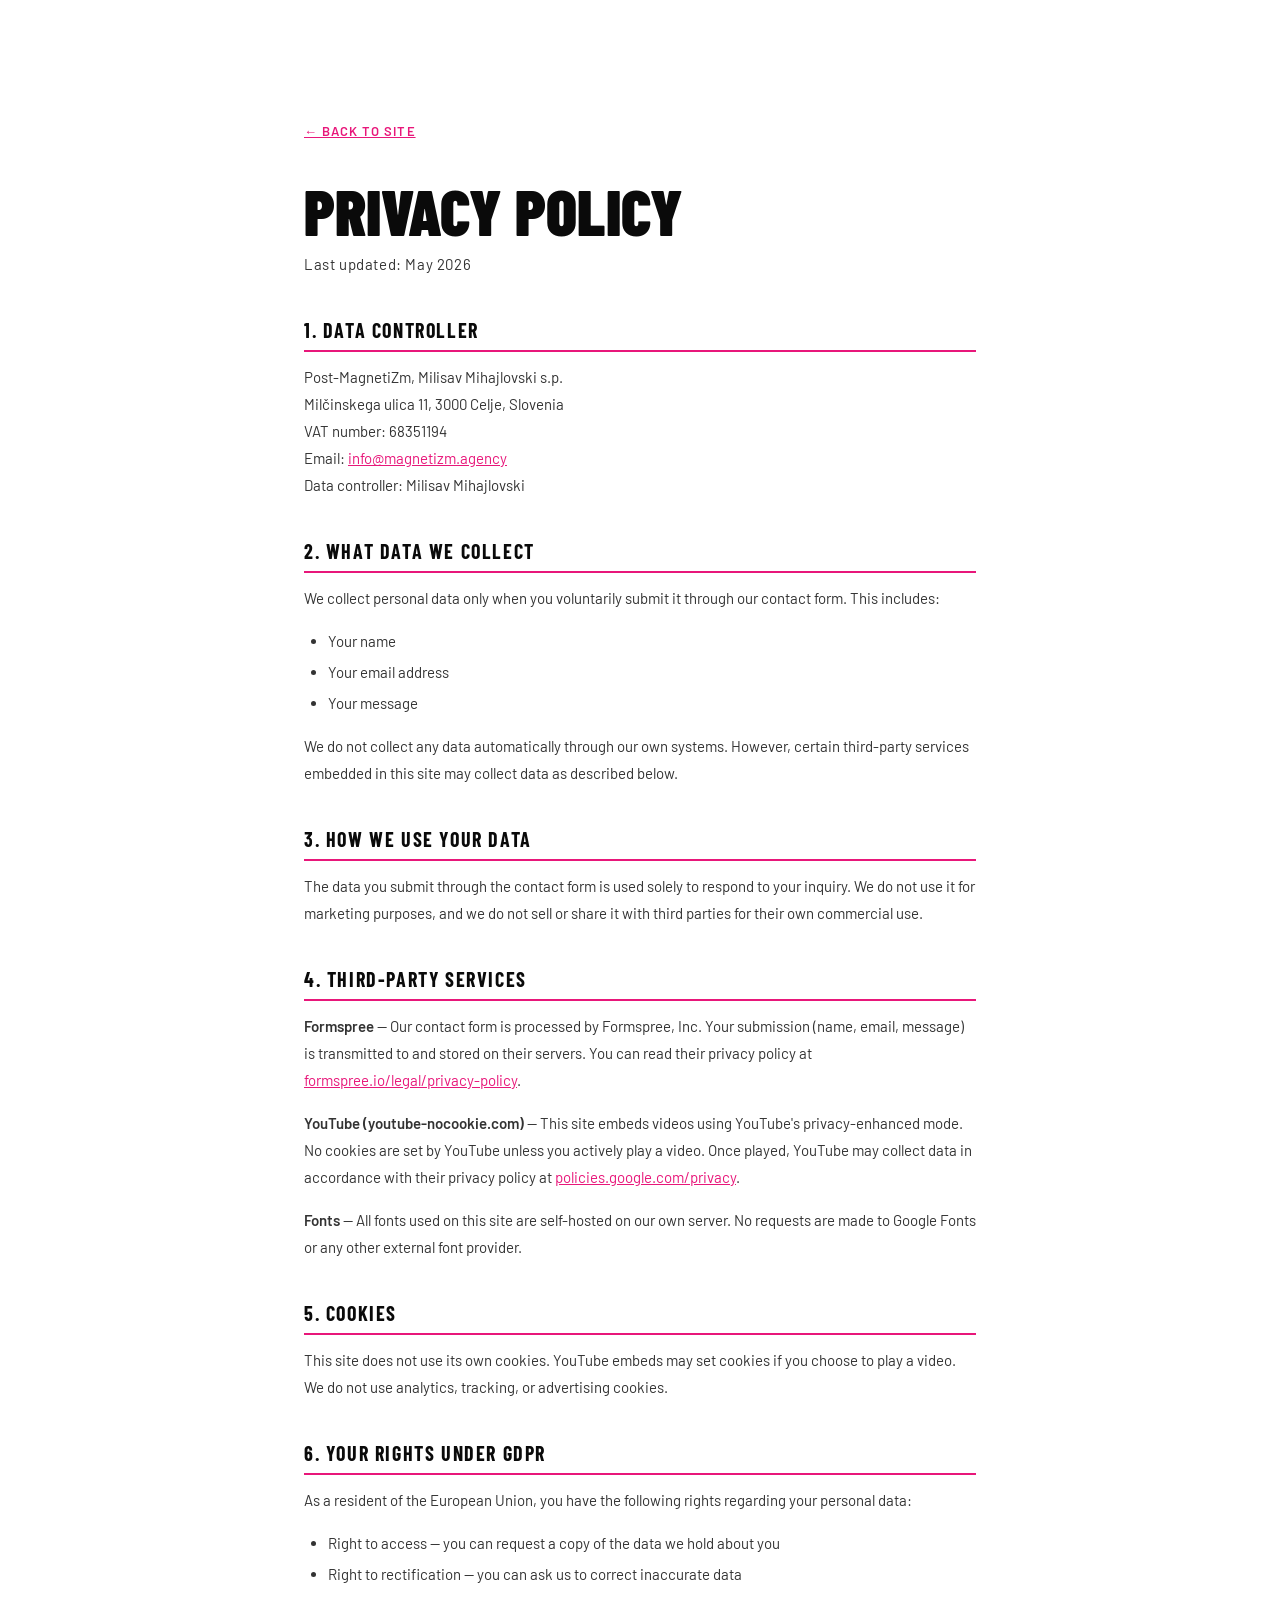
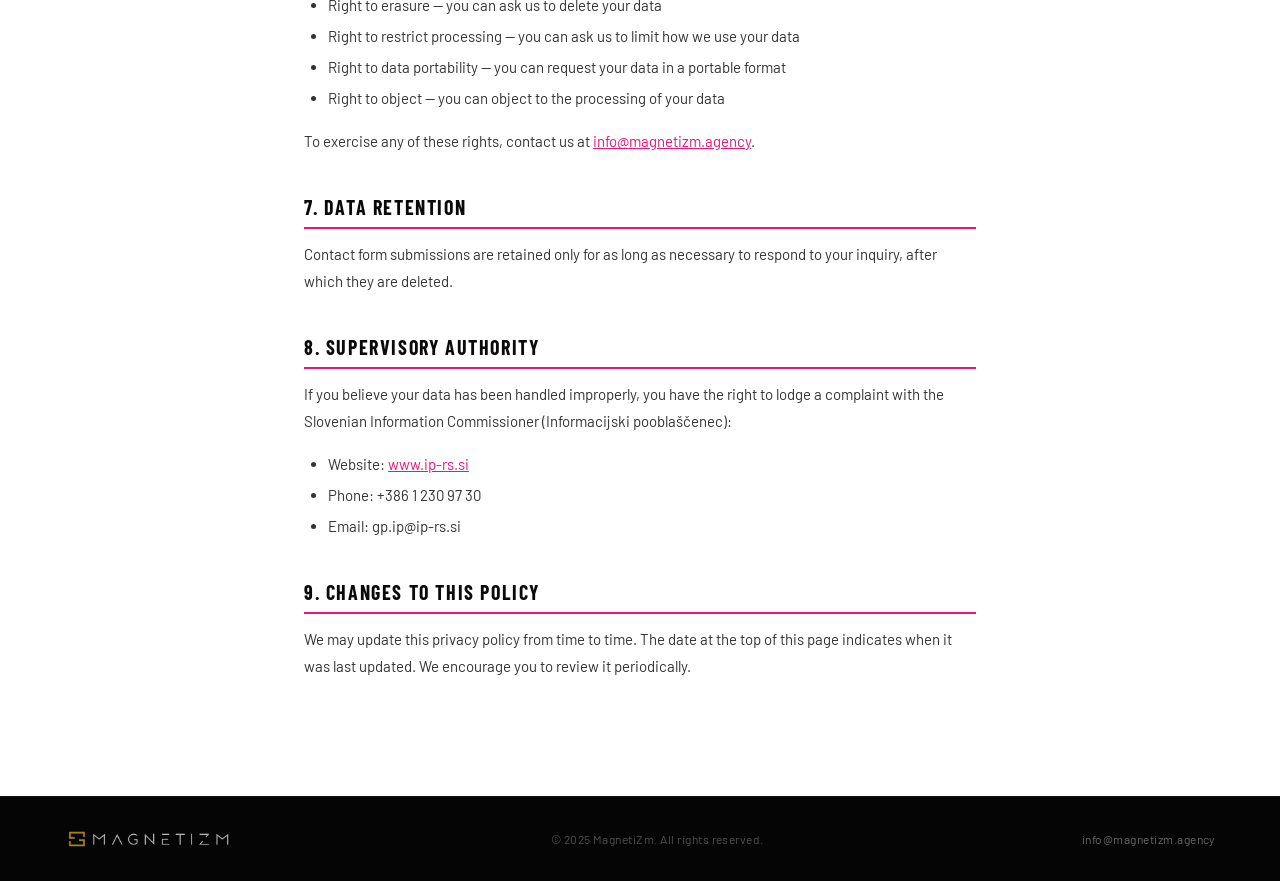
<file: files/privacy-policy.html>
<!DOCTYPE html>
<html lang="en">
<head>
  <meta charset="UTF-8" />
  <meta name="viewport" content="width=device-width, initial-scale=1.0" />
  <meta name="referrer" content="strict-origin-when-cross-origin" />
  <title>Privacy Policy — MagnetiZm</title>
  <link rel="stylesheet" href="css/fonts.css" />
  <link rel="icon" type="image/png" href="images/favicon.png" />
  <link rel="shortcut icon" type="image/png" href="images/favicon.png" />
  <link rel="stylesheet" href="css/style.css" />
  <style>
    .policy {
      max-width: 800px;
      margin: 0 auto;
      padding: 120px 5vw 100px;
    }
    .policy__title {
      font-family: var(--font-display);
      font-weight: 900;
      font-size: clamp(2.5rem, 6vw, 4rem);
      text-transform: uppercase;
      color: var(--black);
      line-height: 1;
      margin-bottom: 0.5rem;
    }
    .policy__updated {
      font-size: 0.8rem;
      color: var(--text-muted);
      margin-bottom: 3rem;
      letter-spacing: 0.04em;
    }
    .policy h2 {
      font-family: var(--font-display);
      font-weight: 700;
      font-size: 1.25rem;
      text-transform: uppercase;
      letter-spacing: 0.08em;
      color: var(--black);
      margin: 2.5rem 0 0.75rem;
      padding-bottom: 0.5rem;
      border-bottom: 2px solid var(--magenta);
    }
    .policy p {
      font-size: 0.9375rem;
      line-height: 1.8;
      color: #333;
      margin-bottom: 1rem;
    }
    .policy ul {
      margin: 0.5rem 0 1rem 1.5rem;
    }
    .policy ul li {
      font-size: 0.9375rem;
      line-height: 1.8;
      color: #333;
      margin-bottom: 0.25rem;
    }
    .policy a {
      color: var(--magenta);
      text-decoration: underline;
    }
    .policy a:hover {
      color: var(--magenta-dark);
    }
    .policy__back {
      display: inline-block;
      margin-bottom: 2.5rem;
      font-size: 0.8125rem;
      font-weight: 600;
      letter-spacing: 0.08em;
      text-transform: uppercase;
      color: var(--magenta);
    }
    .policy__back:hover {
      color: var(--magenta-dark);
    }
  </style>
</head>
<body>

  <div class="policy">
    <a href="index.html" class="policy__back">← Back to site</a>

    <h1 class="policy__title">Privacy Policy</h1>
    <p class="policy__updated">Last updated: May 2026</p>

    <h2>1. Data Controller</h2>
    <p>
      Post-MagnetiZm, Milisav Mihajlovski s.p.<br />
      Milčinskega ulica 11, 3000 Celje, Slovenia<br />
      VAT number: 68351194<br />
      Email: <a href="mailto:info@magnetizm.agency">info@magnetizm.agency</a><br />
      Data controller: Milisav Mihajlovski
    </p>

    <h2>2. What Data We Collect</h2>
    <p>We collect personal data only when you voluntarily submit it through our contact form. This includes:</p>
    <ul>
      <li>Your name</li>
      <li>Your email address</li>
      <li>Your message</li>
    </ul>
    <p>We do not collect any data automatically through our own systems. However, certain third-party services embedded in this site may collect data as described below.</p>

    <h2>3. How We Use Your Data</h2>
    <p>The data you submit through the contact form is used solely to respond to your inquiry. We do not use it for marketing purposes, and we do not sell or share it with third parties for their own commercial use.</p>

    <h2>4. Third-Party Services</h2>
    <p><strong>Formspree</strong> — Our contact form is processed by Formspree, Inc. Your submission (name, email, message) is transmitted to and stored on their servers. You can read their privacy policy at <a href="https://formspree.io/legal/privacy-policy" target="_blank" rel="noopener noreferrer">formspree.io/legal/privacy-policy</a>.</p>
    <p><strong>YouTube (youtube-nocookie.com)</strong> — This site embeds videos using YouTube's privacy-enhanced mode. No cookies are set by YouTube unless you actively play a video. Once played, YouTube may collect data in accordance with their privacy policy at <a href="https://policies.google.com/privacy" target="_blank" rel="noopener noreferrer">policies.google.com/privacy</a>.</p>
    <p><strong>Fonts</strong> — All fonts used on this site are self-hosted on our own server. No requests are made to Google Fonts or any other external font provider.</p>

    <h2>5. Cookies</h2>
    <p>This site does not use its own cookies. YouTube embeds may set cookies if you choose to play a video. We do not use analytics, tracking, or advertising cookies.</p>

    <h2>6. Your Rights Under GDPR</h2>
    <p>As a resident of the European Union, you have the following rights regarding your personal data:</p>
    <ul>
      <li>Right to access — you can request a copy of the data we hold about you</li>
      <li>Right to rectification — you can ask us to correct inaccurate data</li>
      <li>Right to erasure — you can ask us to delete your data</li>
      <li>Right to restrict processing — you can ask us to limit how we use your data</li>
      <li>Right to data portability — you can request your data in a portable format</li>
      <li>Right to object — you can object to the processing of your data</li>
    </ul>
    <p>To exercise any of these rights, contact us at <a href="mailto:info@magnetizm.agency">info@magnetizm.agency</a>.</p>

    <h2>7. Data Retention</h2>
    <p>Contact form submissions are retained only for as long as necessary to respond to your inquiry, after which they are deleted.</p>

    <h2>8. Supervisory Authority</h2>
    <p>If you believe your data has been handled improperly, you have the right to lodge a complaint with the Slovenian Information Commissioner (Informacijski pooblaščenec):</p>
    <ul>
      <li>Website: <a href="https://www.ip-rs.si" target="_blank" rel="noopener noreferrer">www.ip-rs.si</a></li>
      <li>Phone: +386 1 230 97 30</li>
      <li>Email: gp.ip@ip-rs.si</li>
    </ul>

    <h2>9. Changes to This Policy</h2>
    <p>We may update this privacy policy from time to time. The date at the top of this page indicates when it was last updated. We encourage you to review it periodically.</p>
  </div>

  <footer class="footer">
    <div class="footer__inner">
      <a href="index.html" class="footer__logo">
        <img src="images/logo.png" alt="MagnetiZm" class="footer__logo-img" />
      </a>
      <p class="footer__copy">© 2025 MagnetiZm. All rights reserved.</p>
      <div class="footer__links">
        <a href="mailto:info@magnetizm.agency">info@magnetizm.agency</a>
      </div>
    </div>
  </footer>

</body>
</html>
</file>
<file: files/css/fonts.css>
/* ═══════════════════════════════════════════
   SELF-HOSTED FONTS — no Google CDN requests
   ═══════════════════════════════════════════ */

@font-face {
  font-family: 'Barlow';
  font-style: normal;
  font-weight: 400;
  font-display: swap;
  src: url('../fonts/barlow-400.ttf') format('truetype');
}

@font-face {
  font-family: 'Barlow';
  font-style: normal;
  font-weight: 500;
  font-display: swap;
  src: url('../fonts/barlow-500.ttf') format('truetype');
}

@font-face {
  font-family: 'Barlow';
  font-style: normal;
  font-weight: 600;
  font-display: swap;
  src: url('../fonts/barlow-600.ttf') format('truetype');
}

@font-face {
  font-family: 'Barlow Condensed';
  font-style: normal;
  font-weight: 400;
  font-display: swap;
  src: url('../fonts/barlow-condensed-400.ttf') format('truetype');
}

@font-face {
  font-family: 'Barlow Condensed';
  font-style: normal;
  font-weight: 700;
  font-display: swap;
  src: url('../fonts/barlow-condensed-700.ttf') format('truetype');
}

@font-face {
  font-family: 'Barlow Condensed';
  font-style: normal;
  font-weight: 900;
  font-display: swap;
  src: url('../fonts/barlow-condensed-900.ttf') format('truetype');
}

@font-face {
  font-family: 'Caveat';
  font-style: normal;
  font-weight: 700;
  font-display: swap;
  src: url('../fonts/caveat-700.ttf') format('truetype');
}
</file>
<file: files/css/style.css>
/* ═══════════════════════════════════════════
   MAGNETIZM — GLOBAL STYLES
   ═══════════════════════════════════════════ */

.skip-nav {
  position: absolute;
  top: -100%;
  left: 0;
  background: var(--magenta);
  color: #fff;
  padding: 12px 24px;
  font-family: 'Barlow Condensed', sans-serif;
  font-weight: 700;
  font-size: 0.875rem;
  text-transform: uppercase;
  letter-spacing: 0.08em;
  z-index: 99999;
  transition: top 0.2s;
}

.skip-nav:focus {
  top: 0;
}

*, *::before, *::after {
  box-sizing: border-box;
  margin: 0;
  padding: 0;
}

:root {
  --magenta:      #E8177A;
  --magenta-dark: #C2135F;
  --gold:         #F0A500;
  --black:        #0A0A0A;
  --white:        #FFFFFF;
  --off-white:    #F7F6F3;
  --text-muted:   #666666;
  --font-display: 'Barlow Condensed', sans-serif;
  --font-body:    'Barlow', sans-serif;
  --nav-h:        64px;
}

html {
  scroll-behavior: smooth;
  overflow-x: hidden;
}

body {
  font-family: var(--font-body);
  background: var(--white);
  color: var(--black);
  overflow-x: hidden;
}

a {
  text-decoration: none;
  color: inherit;
}

img, video {
  display: block;
}

/* ── Buttons ── */
.btn {
  display: inline-block;
  font-family: var(--font-display);
  font-weight: 700;
  font-size: 0.875rem;
  letter-spacing: 0.1em;
  text-transform: uppercase;
  padding: 14px 36px;
  border: 2px solid transparent;
  cursor: pointer;
  white-space: nowrap;
  transition: background 0.2s, color 0.2s, border-color 0.2s;
}

.btn--magenta {
  background: var(--magenta);
  color: var(--white);
  border-color: var(--magenta);
}

.btn--magenta:hover {
  background: var(--magenta-dark);
  border-color: var(--magenta-dark);
}

/* ═══════════════════════════════════════════
   NAV — hidden until scroll
   ═══════════════════════════════════════════ */
.nav {
  position: fixed;
  top: 0;
  left: 0;
  right: 0;
  z-index: 100;
  height: var(--nav-h);
  display: flex;
  align-items: center;
  justify-content: space-between;
  padding: 0 4vw;
  background: var(--black);
  transform: translateY(-100%);
  transition: transform 0.4s cubic-bezier(0.16, 1, 0.3, 1);
}

.nav.visible {
  transform: translateY(0);
}

.nav__logo {
  display: flex;
  align-items: center;
}

.nav__logo-img {
  height: 24px;
  width: auto;
  display: block;
}

.nav__links {
  display: flex;
  align-items: center;
  gap: 2rem;
}

.nav__links a {
  font-family: var(--font-body);
  font-size: 0.75rem;
  font-weight: 500;
  letter-spacing: 0.08em;
  text-transform: uppercase;
  color: rgba(255,255,255,0.75);
  white-space: nowrap;
  transition: color 0.2s;
}

.nav__links a:hover {
  color: var(--white);
}

.nav__cta {
  background: var(--magenta) !important;
  color: var(--white) !important;
  padding: 8px 20px !important;
  font-family: var(--font-display) !important;
  font-weight: 700 !important;
  font-size: 0.75rem !important;
  letter-spacing: 0.08em !important;
  text-transform: uppercase;
  white-space: nowrap;
  border: 2px solid var(--magenta) !important;
  transition: background 0.2s, border-color 0.2s !important;
}

.nav__cta:hover {
  background: var(--magenta-dark) !important;
  border-color: var(--magenta-dark) !important;
}

/* Burger */
.nav__burger {
  display: none;
  flex-direction: column;
  gap: 5px;
  background: none;
  border: none;
  cursor: pointer;
  padding: 4px;
}

.nav__burger span {
  display: block;
  width: 24px;
  height: 2px;
  background: var(--white);
}

/* Mobile menu */
.mobile-menu {
  display: none;
  flex-direction: column;
  position: fixed;
  top: var(--nav-h);
  left: 0;
  right: 0;
  background: var(--black);
  padding: 2rem 4vw;
  gap: 1.5rem;
  z-index: 99;
}

.mobile-menu.open {
  display: flex;
}

.mobile-menu a {
  font-family: var(--font-display);
  font-size: 1.5rem;
  font-weight: 700;
  text-transform: uppercase;
  color: var(--white);
  letter-spacing: 0.04em;
}

.mobile-menu__cta {
  color: var(--magenta) !important;
}

/* ═══════════════════════════════════════════
   HERO
   ═══════════════════════════════════════════ */
.hero {
  position: relative;
  width: 100vw;
  height: 100vh;
  min-height: 600px;
  display: flex;
  align-items: center;
  justify-content: center;
  overflow: hidden;
}

.hero__video-wrap {
  position: absolute;
  inset: 0;
  z-index: 0;
}

.hero__video {
  position: absolute;
  top: 0;
  left: 0;
  width: 100%;
  height: 100%;
  object-fit: cover;
  object-position: center;
}

.hero__video--mobile {
  display: none;
}

@media (max-width: 768px) {
  .hero__video--desktop {
    display: none;
  }

  .hero__video--mobile {
    display: block;
  }
}

.hero__overlay {
  position: absolute;
  inset: 0;
  background: linear-gradient(
    to right,
    rgba(0,0,0,0.72) 0%,
    rgba(0,0,0,0.45) 100%
  );
}

.hero__content {
  position: relative;
  z-index: 10;
  display: flex;
  flex-direction: column;
  align-items: center;
  text-align: center;
  padding: 0 5vw;
}

.hero__headline {
  font-family: var(--font-display);
  font-weight: 900;
  font-size: clamp(4rem, 10vw, 8rem);
  line-height: 0.9;
  text-transform: uppercase;
  color: var(--white);
  margin-bottom: 2rem;
}

.hero__accent {
  color: var(--magenta);
  font-style: italic;
}

/* ═══════════════════════════════════════════
   ABOUT
   ═══════════════════════════════════════════ */
.about {
  background: var(--white);
  padding: 120px 5vw;
}

.about__inner {
  max-width: 1200px;
  margin: 0 auto;
  display: grid;
  grid-template-columns: 1fr 1fr;
  gap: 80px;
  align-items: center;
}

.about__label {
  font-size: 0.75rem;
  font-weight: 600;
  letter-spacing: 0.16em;
  text-transform: uppercase;
  color: var(--magenta);
  margin-bottom: 1rem;
}

.about__headline {
  font-family: var(--font-display);
  font-weight: 900;
  font-size: clamp(2.5rem, 5vw, 4.5rem);
  line-height: 0.95;
  text-transform: uppercase;
  color: var(--black);
  margin-bottom: 2rem;
}

.about__accent {
  color: var(--gold);
}

.about__body {
  font-size: 1rem;
  line-height: 1.75;
  color: #333;
  margin-bottom: 1.25rem;
  max-width: 520px;
}

.about__body:last-of-type {
  margin-bottom: 2.5rem;
}

.about__photo-wrap {
  border-radius: 24px;
  overflow: hidden;
  background: var(--off-white);
  aspect-ratio: 1 / 1;
}

.about__photo {
  width: 100%;
  height: 100%;
  object-fit: cover;
  object-position: center top;
  display: block;
}

/* ═══════════════════════════════════════════
   WORK / PORTFOLIO
   ═══════════════════════════════════════════ */
.work {
  background: var(--black);
  padding: 100px 0 80px;
}

.work__header {
  text-align: center;
  padding: 0 5vw;
  margin-bottom: 56px;
}

.work__headline {
  font-family: var(--font-display);
  font-weight: 900;
  font-size: clamp(3rem, 7vw, 6rem);
  text-transform: uppercase;
  color: var(--white);
  line-height: 1;
  margin-bottom: 1rem;
}

.work__sub {
  font-size: 1rem;
  color: rgba(255,255,255,0.5);
}

.work__slider {
  position: relative;
  max-width: 1200px;
  margin: 0 auto;
  padding: 0 72px;
}

.work__player-wrap {
  position: relative;
  width: 100%;
  aspect-ratio: 16 / 9;
  background: #000;
  overflow: hidden;
}

.work__iframe,
#ytPlayer,
#ytPlayer iframe {
  width: 100%;
  height: 100%;
  border: none;
  display: block;
}

.work__info {
  position: absolute;
  bottom: 24px;
  left: 24px;
  background: rgba(0,0,0,0.75);
  backdrop-filter: blur(8px);
  -webkit-backdrop-filter: blur(8px);
  padding: 14px 20px;
  max-width: 320px;
  border-left: 3px solid var(--magenta);
}

.work__info-client {
  font-family: var(--font-display);
  font-weight: 700;
  font-size: 1rem;
  text-transform: uppercase;
  letter-spacing: 0.08em;
  color: var(--white);
  margin-bottom: 4px;
}

.work__info-desc {
  font-size: 0.8125rem;
  line-height: 1.5;
  color: rgba(255,255,255,0.7);
}

.work__counter {
  position: absolute;
  bottom: 24px;
  right: 24px;
  font-family: var(--font-display);
  font-weight: 700;
  font-size: 0.875rem;
  letter-spacing: 0.1em;
  color: rgba(255,255,255,0.4);
}

.work__arrow {
  position: absolute;
  top: 50%;
  transform: translateY(-50%);
  width: 48px;
  height: 48px;
  background: rgba(255,255,255,0.08);
  border: 1px solid rgba(255,255,255,0.15);
  color: var(--white);
  display: flex;
  align-items: center;
  justify-content: center;
  cursor: pointer;
  transition: background 0.2s, border-color 0.2s;
  z-index: 10;
}

.work__arrow:hover {
  background: var(--magenta);
  border-color: var(--magenta);
}

.work__arrow--prev { left: 12px; }
.work__arrow--next { right: 12px; }

/* ═══════════════════════════════════════════
   RESPONSIVE
   ═══════════════════════════════════════════ */
@media (max-width: 900px) {
  .about__inner {
    grid-template-columns: 1fr;
    gap: 48px;
    display: flex;
    flex-direction: column;
  }

  .about__text {
    display: contents;
  }

  .about__headline {
    order: 1;
  }

  .about__body {
    order: 2;
  }

  .about__photo-wrap {
    order: 3;
    max-width: 480px;
    margin: 0 auto;
  }

  .about__text .btn--magenta {
    order: 4;
    margin-top: 16px;
  }
}

@media (max-width: 768px) {
  .nav__links {
    display: none;
  }

  .nav__burger {
    display: flex;
  }

  .work__slider {
    padding: 0 48px;
  }

  .work__arrow {
    width: 36px;
    height: 36px;
  }

  .work__info {
    left: 0;
    right: 0;
    bottom: 0;
    max-width: none;
    padding: 6px 12px;
    border-left: none;
    border-top: 3px solid var(--magenta);
  }

  .work__info-client {
    font-size: 0.75rem;
  }

  .work__info-desc {
    font-size: 0.65rem;
    line-height: 1.3;
    margin-top: 1px;
  }
}

/* ═══════════════════════════════════════════
   HANDWRITTEN ANNOTATIONS
   ═══════════════════════════════════════════ */

.about__photo-wrap {
  position: relative;
  padding-top: 90px;
  background: var(--white);
}

/* Row sitting above the two photos */
.annotations-row {
  position: absolute;
  top: 0;
  left: 0;
  right: 0;
  height: 90px;
  display: flex;
  justify-content: space-between;
  align-items: flex-start;
  padding: 0 10px;
  pointer-events: none;
}

.annotation {
  display: flex;
  align-items: center;
  gap: 8px;
}

.annotation--megi {
  flex-direction: row; /* name then arrow */
  align-items: flex-start;
}

.annotation--mili {
  flex-direction: row-reverse; /* arrow then name */
  align-items: flex-start;
}

/* Handwritten name */
.annotation__name {
  font-family: 'Caveat', cursive;
  font-weight: 700;
  font-size: 2rem;
  color: var(--magenta);
  line-height: 1;
  opacity: 0;
  transform: translateY(-6px);
  transition: opacity 0.4s ease, transform 0.4s ease;
}

.annotation--megi.visible .annotation__name {
  opacity: 1;
  transform: translateY(0);
  transition-delay: 0s;
}

.annotation--mili.visible .annotation__name {
  opacity: 1;
  transform: translateY(0);
  transition-delay: 0.5s;
}

/* Arrow SVG */
.annotation__arrow {
  width: 70px;
  height: 70px;
  flex-shrink: 0;
}

/* All paths start invisible */
#megiCurve, #megiHead, #miliCurve, #miliHead {
  stroke-dasharray: 150;
  stroke-dashoffset: 150;
}

/* Megi: curve draws first, then arrowhead */
.annotation--megi.visible #megiCurve {
  animation: drawPath 0.8s ease forwards;
  animation-delay: 0.3s;
}
.annotation--megi.visible #megiHead {
  animation: drawPath 0.3s ease forwards;
  animation-delay: 1.1s;
}

/* Mili: starts after Megi */
.annotation--mili.visible #miliCurve {
  animation: drawPath 0.8s ease forwards;
  animation-delay: 0.8s;
}
.annotation--mili.visible #miliHead {
  animation: drawPath 0.3s ease forwards;
  animation-delay: 1.6s;
}

@keyframes drawPath {
  to { stroke-dashoffset: 0; }
}

/* ═══════════════════════════════════════════
   REELS / STOP THE SCROLL
   ═══════════════════════════════════════════ */
.reels {
  background: var(--off-white);
  padding: 100px 5vw;
}

.reels__header {
  text-align: center;
  max-width: 700px;
  margin: 0 auto 64px;
}

.reels__headline {
  font-family: var(--font-display);
  font-weight: 900;
  font-size: clamp(3rem, 7vw, 6rem);
  text-transform: uppercase;
  color: var(--gold);
  line-height: 1;
  margin-bottom: 1.25rem;
}

.reels__sub {
  font-size: 1rem;
  line-height: 1.7;
  color: var(--text-muted);
  max-width: 560px;
  margin: 0 auto;
}

.reels__underline {
  position: relative;
  display: inline-block;
}

.reels__underline-svg {
  position: absolute;
  left: 0;
  bottom: -4px;
  width: 100%;
  height: 8px;
  overflow: visible;
}

.reels__underline-svg path {
  stroke-dasharray: 220;
  stroke-dashoffset: 220;
}

.reels__underline.in-view .reels__underline-svg path {
  animation: drawPath 0.8s ease forwards;
  animation-delay: 0.3s;
}

.reels__grid {
  max-width: 1200px;
  margin: 0 auto;
  display: grid;
  grid-template-columns: repeat(4, 1fr);
  gap: 20px;
}

.reel-item {
  position: relative;
  border-radius: 16px;
  overflow: hidden;
  aspect-ratio: 9 / 16;
  background: var(--black);
}

.reel-item__video {
  width: 100%;
  height: 100%;
  object-fit: cover;
  display: block;
}

.reel-item__num {
  position: absolute;
  bottom: 16px;
  left: 16px;
  font-family: var(--font-display);
  font-weight: 700;
  font-size: 0.875rem;
  letter-spacing: 0.1em;
  color: rgba(255,255,255,0.5);
}

.reel-item {
  cursor: none;
}

.reel-item::after {
  content: '';
  position: absolute;
  inset: 0;
  background: rgba(0,0,0,0);
  transition: background 0.2s;
  pointer-events: none;
}

.reel-item:hover::after {
  background: rgba(0,0,0,0.35);
}

.reel-item__play {
  position: absolute;
  top: 50%;
  left: 50%;
  transform: translate(-50%, -50%) scale(0.8);
  width: 56px;
  height: 56px;
  background: rgba(255,255,255,0.15);
  border-radius: 50%;
  display: flex;
  align-items: center;
  justify-content: center;
  opacity: 0;
  transition: opacity 0.2s, transform 0.2s;
  pointer-events: none;
  backdrop-filter: blur(4px);
  -webkit-backdrop-filter: blur(4px);
}

.reel-item:hover .reel-item__play {
  opacity: 1;
  transform: translate(-50%, -50%) scale(1);
}

@media (max-width: 900px) {
  .reels__grid {
    grid-template-columns: repeat(2, 1fr);
  }
}

@media (max-width: 480px) {
  .reels__grid {
    grid-template-columns: repeat(2, 1fr);
    gap: 12px;
  }
}

/* ═══════════════════════════════════════════
   REEL LIGHTBOX MODAL
   ═══════════════════════════════════════════ */
.reel-modal {
  display: none;
  position: fixed;
  inset: 0;
  z-index: 1000;
  align-items: center;
  justify-content: center;
}

.reel-modal.open {
  display: flex;
}

.reel-modal__overlay {
  position: absolute;
  inset: 0;
  background: rgba(0,0,0,0.92);
}

.reel-modal__box {
  position: relative;
  z-index: 1;
  display: flex;
  flex-direction: column;
  align-items: center;
}

.reel-modal__video {
  max-height: 82vh;
  aspect-ratio: 9 / 16;
  width: auto;
  border-radius: 12px;
  background: #000;
  display: block;
}

.reel-modal__close {
  position: absolute;
  top: -40px;
  right: -40px;
  background: none;
  border: none;
  color: var(--white);
  cursor: pointer;
  padding: 8px;
  opacity: 0.6;
  transition: opacity 0.2s;
  line-height: 0;
}

.reel-modal__close:hover {
  opacity: 1;
}

.reel-modal__arrow {
  position: absolute;
  top: 50%;
  transform: translateY(-50%);
  background: rgba(255,255,255,0.1);
  border: 1px solid rgba(255,255,255,0.2);
  color: var(--white);
  width: 48px;
  height: 48px;
  display: flex;
  align-items: center;
  justify-content: center;
  cursor: pointer;
  border-radius: 4px;
  transition: background 0.2s, border-color 0.2s;
}

.reel-modal__arrow:hover {
  background: var(--magenta);
  border-color: var(--magenta);
}

.reel-modal__arrow--prev { left: -68px; }
.reel-modal__arrow--next { right: -68px; }

.reel-modal__counter {
  margin-top: 16px;
  font-family: var(--font-display);
  font-weight: 700;
  font-size: 0.875rem;
  letter-spacing: 0.1em;
  color: rgba(255,255,255,0.4);
}

@media (max-width: 640px) {
  .reel-modal__video {
    max-height: 75vh;
  }

  .reel-modal__close {
    top: -36px;
    right: 0;
  }

  .reel-modal__arrow--prev { left: -44px; }
  .reel-modal__arrow--next { right: -44px; }

  .reel-modal__arrow {
    width: 36px;
    height: 36px;
  }
}

/* ═══════════════════════════════════════════
   SERVICES
   ═══════════════════════════════════════════ */
.services {
  background: var(--white);
  padding: 100px 5vw;
}

.services__header {
  text-align: center;
  margin-bottom: 64px;
}

.services__headline {
  font-family: var(--font-display);
  font-weight: 900;
  font-size: clamp(3rem, 7vw, 6rem);
  text-transform: uppercase;
  color: var(--gold);
  line-height: 1;
  margin-bottom: 0.75rem;
}

.services__sub {
  font-family: var(--font-display);
  font-size: 1.25rem;
  font-weight: 700;
  letter-spacing: 0.1em;
  text-transform: uppercase;
  color: var(--magenta);
  opacity: 1;
}

/* Grid */
.services__grid {
  max-width: 1300px;
  margin: 0 auto;
  display: grid;
  grid-template-columns: repeat(4, 1fr);
  gap: 24px;
  align-items: stretch;
}

/* Card */
.service-card {
  background: var(--white);
  padding: 36px 28px 36px 32px;
  display: flex;
  flex-direction: column;
  gap: 16px;
  border: none;
  border-left: 3px solid var(--magenta);
  border-radius: 8px;
  box-shadow: 0 2px 12px rgba(0,0,0,0.06);
  transition: transform 0.3s ease, box-shadow 0.3s ease;
  cursor: none;
  position: relative;
  overflow: hidden;
}

.service-card:hover {
  transform: translateY(-6px);
  box-shadow: 0 20px 48px rgba(0,0,0,0.12);
}

.service-card__num {
  position: absolute;
  top: 12px;
  right: 16px;
  font-family: var(--font-display);
  font-weight: 900;
  font-size: 5rem;
  line-height: 1;
  letter-spacing: 0;
  color: var(--black);
  opacity: 0.05;
  pointer-events: none;
  user-select: none;
}

.service-card__title {
  font-family: var(--font-display);
  font-weight: 900;
  font-size: 1.75rem;
  line-height: 1;
  text-transform: uppercase;
  color: var(--magenta);
}

.service-card__body {
  flex: 1;
  display: flex;
  flex-direction: column;
  gap: 12px;
}

.service-card__body p {
  font-size: 0.875rem;
  line-height: 1.7;
  color: #333;
}

.services__footer {
  text-align: center;
  margin-top: 56px;
}

.btn--dark {
  background: var(--magenta);
  color: var(--white);
  border-color: var(--magenta);
  font-size: 1rem;
  padding: 16px 48px;
}

.btn--dark:hover {
  background: var(--magenta-dark);
  border-color: var(--magenta-dark);
}

/* Card entrance animation */
.service-card--anim {
  opacity: 0;
  transform: translateY(32px);
  transition: opacity 0.45s ease, transform 0.45s ease;
}

.service-card--anim.in-view {
  opacity: 1;
  transform: translateY(0);
}

.service-card--anim:nth-child(1) { transition-delay: 0s; }
.service-card--anim:nth-child(2) { transition-delay: 0.15s; }
.service-card--anim:nth-child(3) { transition-delay: 0.3s; }
.service-card--anim:nth-child(4) { transition-delay: 0.45s; }

/* Responsive */
@media (max-width: 1100px) {
  .services__grid {
    grid-template-columns: repeat(2, 1fr);
  }
}

@media (max-width: 600px) {
  .services__grid {
    grid-template-columns: 1fr;
  }
}

/* ═══════════════════════════════════════════
   TESTIMONIALS
   ═══════════════════════════════════════════ */
.testimonials {
  background: var(--off-white);
  padding: 120px 5vw;
}

.testimonials__header {
  text-align: center;
  max-width: 700px;
  margin: 0 auto 64px;
}

.testimonials__headline {
  font-family: var(--font-display);
  font-weight: 900;
  font-size: clamp(3rem, 7vw, 6rem);
  text-transform: uppercase;
  color: var(--gold);
  line-height: 1;
  margin-bottom: 1.25rem;
}

.testimonials__sub {
  font-size: 1rem;
  line-height: 1.7;
  color: var(--text-muted);
  max-width: 560px;
  margin: 0 auto;
}

.testimonials__slider {
  display: flex;
  align-items: center;
  gap: 24px;
  max-width: 860px;
  margin: 0 auto;
}

.testimonials__track {
  flex: 1;
  min-width: 0;
  position: relative;
  transition: height 0.4s ease;
}

.testimonial-card {
  position: absolute;
  top: 0;
  left: 0;
  right: 0;
  text-align: center;
  opacity: 0;
  pointer-events: none;
  transition: opacity 0.4s ease;
}

.testimonial-card.active {
  opacity: 1;
  pointer-events: auto;
  animation: fadeInUp 0.4s ease;
}

@keyframes fadeInUp {
  from { opacity: 0; transform: translateY(10px); }
  to   { opacity: 1; transform: translateY(0); }
}

.testimonial-card__quote {
  font-size: 1.0625rem;
  font-weight: 600;
  font-style: italic;
  line-height: 1.85;
  color: var(--black);
  margin-bottom: 2rem;
}

.testimonial-card__quote::before {
  content: '\201C';
  font-family: var(--font-display);
  font-size: 4rem;
  font-style: normal;
  font-weight: 900;
  color: var(--magenta);
  line-height: 0;
  vertical-align: -0.6rem;
  margin-right: 4px;
}

.testimonial-card__author {
  display: flex;
  flex-direction: column;
  align-items: center;
  gap: 12px;
}

.testimonial-card__photo {
  width: 64px;
  height: 64px;
  border-radius: 50%;
  object-fit: cover;
  object-position: center top;
  flex-shrink: 0;
}

.testimonial-card__name {
  font-weight: 600;
  font-size: 1rem;
  color: var(--black);
}

.testimonials__arrow {
  flex-shrink: 0;
  width: 48px;
  height: 48px;
  background: rgba(0,0,0,0.06);
  border: 1px solid rgba(0,0,0,0.12);
  color: var(--black);
  display: flex;
  align-items: center;
  justify-content: center;
  cursor: pointer;
  border-radius: 4px;
  transition: background 0.2s, border-color 0.2s, color 0.2s;
}

.testimonials__arrow:hover {
  background: var(--magenta);
  border-color: var(--magenta);
  color: var(--white);
}

.testimonials__dots {
  display: flex;
  justify-content: center;
  gap: 8px;
  margin-top: 40px;
}

.testimonials__dot {
  width: 8px;
  height: 8px;
  border-radius: 50%;
  background: rgba(0,0,0,0.2);
  cursor: pointer;
  border: none;
  padding: 0;
  transition: background 0.2s, transform 0.2s;
}

.testimonials__dot.active {
  background: var(--magenta);
  transform: scale(1.3);
}

@media (max-width: 768px) {
  .testimonials__slider {
    gap: 12px;
  }

  .testimonials__arrow {
    width: 36px;
    height: 36px;
  }

  .testimonial-card__quote {
    font-size: 0.9375rem;
  }
}

/* ═══════════════════════════════════════════
   CONTACT
   ═══════════════════════════════════════════ */
.contact {
  background: var(--black);
  padding: 120px 5vw;
}

.contact__inner {
  max-width: 800px;
  margin: 0 auto;
}

.contact__header {
  text-align: center;
  margin-bottom: 64px;
}

.contact__label {
  font-size: 0.75rem;
  font-weight: 600;
  letter-spacing: 0.16em;
  text-transform: uppercase;
  color: var(--magenta);
  margin-bottom: 1rem;
}

.contact__headline {
  font-family: var(--font-display);
  font-weight: 900;
  font-size: clamp(3rem, 7vw, 6rem);
  text-transform: uppercase;
  color: var(--gold);
  line-height: 1;
  margin-bottom: 1.25rem;
}

.contact__sub {
  font-size: 1rem;
  line-height: 1.7;
  color: white;
  max-width: 520px;
  margin: 0 auto;
}

/* Form */
.contact__form {
  display: flex;
  flex-direction: column;
  gap: 24px;
}

.contact__row {
  display: grid;
  grid-template-columns: 1fr 1fr;
  gap: 24px;
}

.contact__field {
  display: flex;
  flex-direction: column;
  gap: 8px;
}

.contact__field label {
  font-size: 0.75rem;
  font-weight: 600;
  letter-spacing: 0.1em;
  text-transform: uppercase;
  color: white;
}

.contact__field input,
.contact__field textarea {
  background: rgba(255,255,255,0.05);
  border: 1px solid rgba(255,255,255,0.12);
  color: var(--white);
  font-family: var(--font-body);
  font-size: 0.9375rem;
  padding: 14px 18px;
  outline: none;
  transition: border-color 0.2s;
  resize: none;
  border-radius: 4px;
}

.contact__field input::placeholder,
.contact__field textarea::placeholder {
  color: rgba(255,255,255,0.25);
}

.contact__field input:focus,
.contact__field textarea:focus {
  border-color: var(--magenta);
}

.contact__honeypot {
  position: absolute;
  left: -9999px;
  opacity: 0;
  pointer-events: none;
}

.contact__submit {
  align-self: flex-start;
  font-size: 0.9375rem;
  padding: 16px 48px;
}

.contact__success {
  display: none;
  font-size: 0.875rem;
  color: var(--magenta);
  letter-spacing: 0.04em;
}

.contact__success.visible {
  display: block;
}

/* ═══════════════════════════════════════════
   COOKIE BANNER
   ═══════════════════════════════════════════ */
.cookie-banner {
  display: none;
  position: fixed;
  bottom: 0;
  left: 0;
  right: 0;
  z-index: 9999;
  background: #111;
  border-top: 2px solid var(--magenta);
  padding: 20px 5vw;
}

.cookie-banner.visible {
  display: block;
}

.cookie-banner__inner {
  max-width: 1200px;
  margin: 0 auto;
  display: flex;
  align-items: center;
  justify-content: space-between;
  gap: 24px;
  flex-wrap: wrap;
}

.cookie-banner__text {
  font-size: 0.875rem;
  line-height: 1.6;
  color: rgba(255,255,255,0.7);
  flex: 1;
  min-width: 260px;
}

.cookie-banner__text a {
  color: var(--magenta);
  text-decoration: underline;
}

.cookie-banner__actions {
  display: flex;
  gap: 12px;
  flex-shrink: 0;
}

.cookie-banner__decline {
  background: none;
  border: 1px solid rgba(255,255,255,0.25);
  color: rgba(255,255,255,0.6);
  font-family: var(--font-display);
  font-weight: 700;
  font-size: 0.75rem;
  letter-spacing: 0.08em;
  text-transform: uppercase;
  padding: 10px 24px;
  cursor: pointer;
  transition: border-color 0.2s, color 0.2s;
}

.cookie-banner__decline:hover {
  border-color: rgba(255,255,255,0.5);
  color: var(--white);
}

.cookie-banner__accept {
  background: var(--magenta);
  border: 1px solid var(--magenta);
  color: var(--white);
  font-family: var(--font-display);
  font-weight: 700;
  font-size: 0.75rem;
  letter-spacing: 0.08em;
  text-transform: uppercase;
  padding: 10px 24px;
  cursor: pointer;
  transition: background 0.2s, border-color 0.2s;
}

.cookie-banner__accept:hover {
  background: var(--magenta-dark);
  border-color: var(--magenta-dark);
}

.work__cookie-msg {
  display: flex;
  flex-direction: column;
  align-items: center;
  justify-content: center;
  height: 100%;
  gap: 16px;
  padding: 40px 20px;
}

.work__cookie-msg p {
  font-size: 0.875rem;
  color: rgba(255,255,255,0.4);
}

.work__cookie-msg button {
  background: none;
  border: 1px solid var(--magenta);
  color: var(--magenta);
  font-family: var(--font-display);
  font-weight: 700;
  font-size: 0.75rem;
  letter-spacing: 0.08em;
  text-transform: uppercase;
  padding: 10px 24px;
  cursor: pointer;
  transition: background 0.2s;
}

.work__cookie-msg button:hover {
  background: var(--magenta);
  color: var(--white);
}

@media (max-width: 600px) {
  .cookie-banner__inner {
    flex-direction: column;
    align-items: flex-start;
  }
}

/* ═══════════════════════════════════════════
   FOOTER
   ═══════════════════════════════════════════ */
.footer {
  background: #050505;
  border-top: 1px solid rgba(255,255,255,0.06);
  padding: 32px 5vw;
}

.footer__inner {
  max-width: 1200px;
  margin: 0 auto;
  display: flex;
  align-items: center;
  justify-content: space-between;
  gap: 24px;
  flex-wrap: wrap;
}

.footer__logo-img {
  height: 20px;
  width: auto;
  opacity: 0.7;
}

.footer__copy {
  font-size: 0.75rem;
  color: rgba(255,255,255,0.3);
  letter-spacing: 0.04em;
}

.footer__links {
  display: flex;
  gap: 24px;
}

.footer__links a {
  font-size: 0.75rem;
  color: rgba(255,255,255,0.4);
  letter-spacing: 0.04em;
  transition: color 0.2s;
}

.footer__links a:hover {
  color: var(--magenta);
}

/* Responsive */
@media (max-width: 600px) {
  .contact__row {
    grid-template-columns: 1fr;
  }

  .footer__inner {
    flex-direction: column;
    text-align: center;
  }
}
</file>
